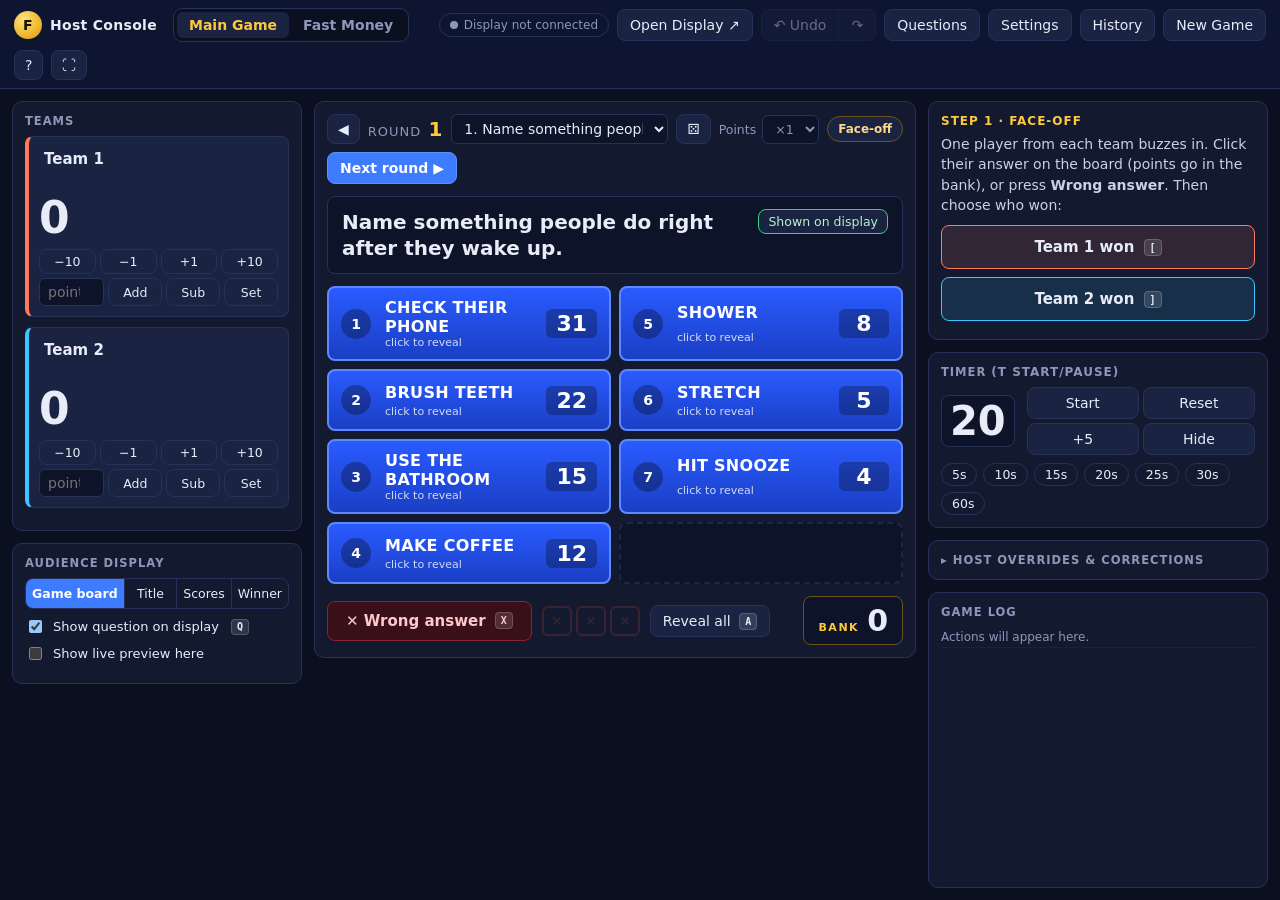
<file: index.html>
<!DOCTYPE html>
<html lang="en">
<head>
<meta charset="utf-8">
<meta name="viewport" content="width=device-width, initial-scale=1">
<title>Feud — Host Console</title>
<link rel="icon" href="data:image/svg+xml,%3Csvg xmlns=%22http://www.w3.org/2000/svg%22 viewBox=%220 0 100 100%22%3E%3Cellipse cx=%2250%22 cy=%2250%22 rx=%2248%22 ry=%2240%22 fill=%22%23f5c518%22/%3E%3Cellipse cx=%2250%22 cy=%2250%22 rx=%2240%22 ry=%2232%22 fill=%22%231f4fe0%22/%3E%3C/svg%3E">
<link rel="stylesheet" href="css/host.css">
</head>
<body>
<header class="topbar">
  <div class="brand"><span class="brand-mark">F</span><span>Host Console</span></div>
  <nav class="modes" id="modeTabs">
    <button data-act="setMode" data-v="main">Main Game</button>
    <button data-act="setMode" data-v="fastmoney">Fast Money</button>
  </nav>
  <div class="spacer"></div>
  <span id="displayStatus" class="status"></span>
  <button class="btn" data-act="openDisplay" title="Open the audience display window (D)">Open Display ↗</button>
  <div class="btn-group">
    <button class="btn" id="btnUndo" data-act="undo" title="Undo (Ctrl/Cmd+Z)">↶ Undo</button>
    <button class="btn" id="btnRedo" data-act="redo" title="Redo (Ctrl/Cmd+Shift+Z)">↷</button>
  </div>
  <button class="btn" data-act="modal" data-v="editor">Questions</button>
  <button class="btn" data-act="modal" data-v="settings">Settings</button>
  <button class="btn" data-act="modal" data-v="history">History</button>
  <button class="btn" data-act="modal" data-v="newgame">New Game</button>
  <button class="btn icon" data-act="modal" data-v="help" title="Help &amp; shortcuts (?)">?</button>
  <button class="btn icon" data-act="hostFullscreen" title="Fullscreen">⛶</button>
</header>

<div id="storageWarning" class="warn-bar" hidden>Progress could not be saved to browser storage (storage full or blocked). Export a backup from Settings.</div>

<main id="mainView" class="layout">
  <aside class="col col-left">
    <section class="panel" id="teamsPanel"></section>
    <section class="panel" id="scenePanel"><div id="sceneControls"></div><div id="previewHolder"></div></section>
  </aside>

  <section class="col col-center">
    <div class="panel round-panel">
      <div id="roundBar"></div>
      <div id="questionBox"></div>
      <div id="answersGrid"></div>
      <div id="boardActions"></div>
    </div>
  </section>

  <aside class="col col-right">
    <section class="panel flow" id="flowPanel"></section>
    <section class="panel" id="timerPanel">
      <div class="panel-title">Timer <span class="muted small">(T start/pause)</span></div>
      <div class="timer-row">
        <div class="timer-readout" id="timerReadout">0</div>
        <div class="timer-btns">
          <button class="btn" data-act="timerToggle" id="timerToggleBtn">Start</button>
          <button class="btn" data-act="timerReset">Reset</button>
          <button class="btn" data-act="timerAdd" data-v="5">+5</button>
          <button class="btn" data-act="timerHide">Hide</button>
        </div>
      </div>
      <div class="chip-row">
        <button class="chip" data-act="timerStart" data-v="5">5s</button>
        <button class="chip" data-act="timerStart" data-v="10">10s</button>
        <button class="chip" data-act="timerStart" data-v="15">15s</button>
        <button class="chip" data-act="timerStart" data-v="20">20s</button>
        <button class="chip" data-act="timerStart" data-v="25">25s</button>
        <button class="chip" data-act="timerStart" data-v="30">30s</button>
        <button class="chip" data-act="timerStart" data-v="60">60s</button>
      </div>
    </section>
    <details class="panel" id="overridesDetails">
      <summary class="panel-title">Host overrides &amp; corrections</summary>
      <div id="overridesPanel"></div>
    </details>
    <section class="panel log-panel">
      <div class="panel-title">Game log</div>
      <ol id="logList" class="log"></ol>
    </section>
  </aside>
</main>

<main id="fmView" class="fm-layout" hidden></main>

<div id="modalRoot"></div>
<div id="toasts" aria-live="polite"></div>
<input type="file" id="fileInput" accept=".json,application/json" hidden>

<script src="js/sync.js"></script>
<script src="js/engine.js"></script>
<script src="js/sound.js"></script>
<script src="js/default-pack.js"></script>
<script src="js/host.js"></script>
</body>
</html>
</file>
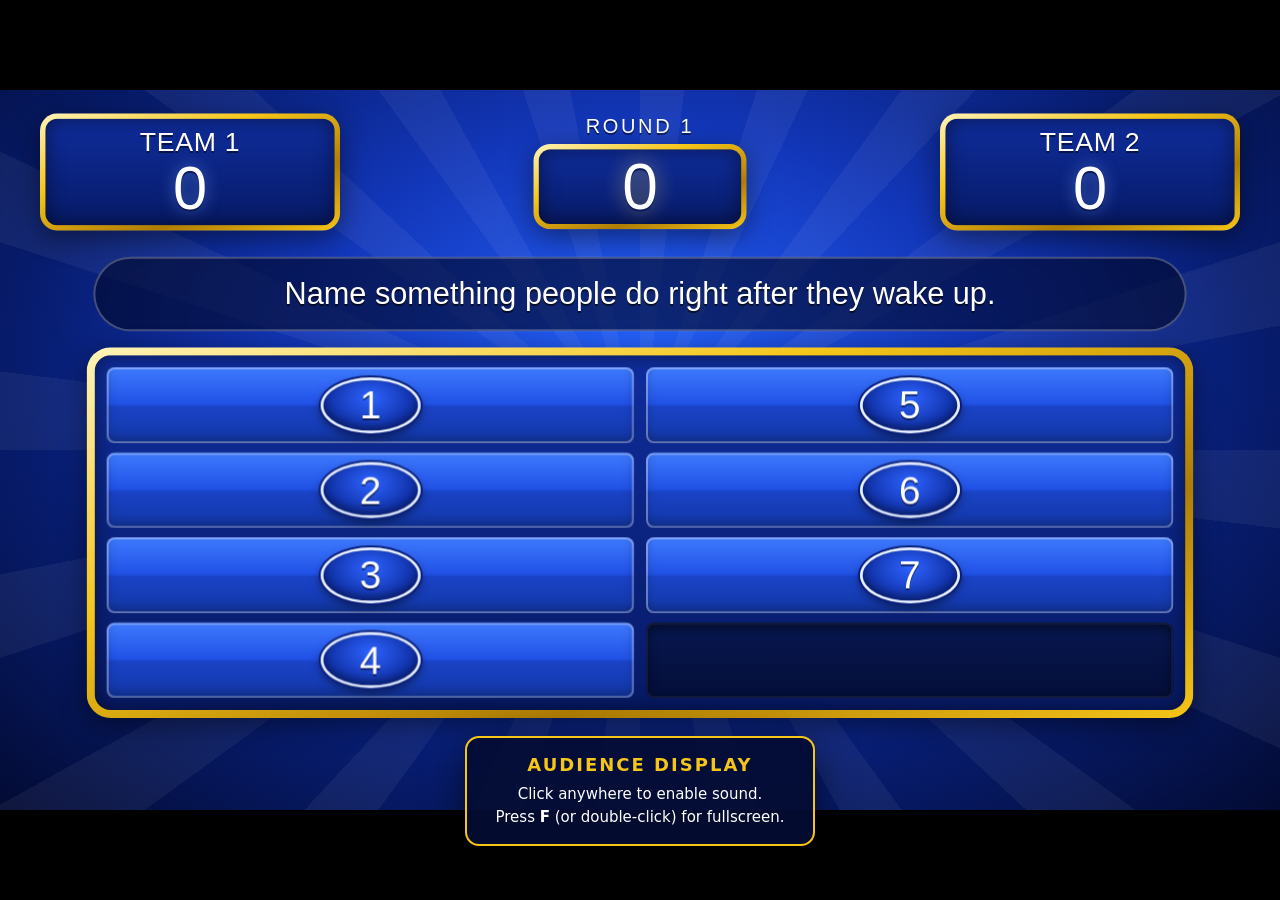
<file: display.html>
<!DOCTYPE html>
<html lang="en">
<head>
<meta charset="utf-8">
<meta name="viewport" content="width=device-width, initial-scale=1">
<title>Feud — Display</title>
<link rel="icon" href="data:image/svg+xml,%3Csvg xmlns=%22http://www.w3.org/2000/svg%22 viewBox=%220 0 100 100%22%3E%3Cellipse cx=%2250%22 cy=%2250%22 rx=%2248%22 ry=%2240%22 fill=%22%23f5c518%22/%3E%3Cellipse cx=%2250%22 cy=%2250%22 rx=%2240%22 ry=%2232%22 fill=%22%231f4fe0%22/%3E%3C/svg%3E">
<link rel="stylesheet" href="css/display.css">
</head>
<body>
<div id="stage">
  <div class="bg-rays"></div>

  <!-- Main game board -->
  <section class="scene" id="scene-game">
    <div class="top">
      <div class="team-box" id="team0"><div class="tname"></div><div class="tscore">0</div><div class="ttag"></div></div>
      <div class="center-top">
        <div class="round-label"><span id="roundLabel">ROUND 1</span><span class="mult" id="multLabel"></span></div>
        <div class="bank-box"><div class="bank-num" id="bankNum">0</div></div>
      </div>
      <div class="team-box" id="team1"><div class="tname"></div><div class="tscore">0</div><div class="ttag"></div></div>
    </div>
    <div class="question-bar" id="questionBar"><div class="qtext" id="qText"></div></div>
    <div class="board-frame"><div class="board" id="board"></div></div>
    <div class="bottom">
      <div class="strikes" id="strikes"></div>
    </div>
  </section>

  <!-- Fast Money -->
  <section class="scene" id="scene-fm">
    <div class="fm-title">FAST MONEY</div>
    <div class="fm-frame"><div class="fm-board" id="fmBoard"></div></div>
    <div class="fm-bottom">
      <div class="fm-goal">GOAL <b id="fmGoal">200</b></div>
      <div class="fm-total-box">TOTAL <b id="fmTotal">0</b></div>
    </div>
  </section>

  <!-- Title -->
  <section class="scene" id="scene-title">
    <div class="logo"><div class="logo-inner"><span id="titleText">FAMILY FEUD</span></div></div>
    <div class="versus" id="versus"></div>
  </section>

  <!-- Scores -->
  <section class="scene" id="scene-scores">
    <div class="scores-title">SCOREBOARD</div>
    <div class="scores-row">
      <div class="big-score" id="bs0"><div class="tname"></div><div class="tscore">0</div></div>
      <div class="big-score" id="bs1"><div class="tname"></div><div class="tscore">0</div></div>
    </div>
  </section>

  <!-- Winner -->
  <section class="scene" id="scene-winner">
    <div class="win-sub">AND THE WINNER IS</div>
    <div class="win-name" id="winName"></div>
    <div class="win-score" id="winScore"></div>
  </section>

  <div id="timer" class="timer"><svg viewBox="0 0 100 100"><circle cx="50" cy="50" r="45" class="track"/><circle cx="50" cy="50" r="45" class="ring" id="timerRing"/></svg><span id="timerNum">0</span></div>
  <div id="xOverlay"></div>
  <div id="banner"><div class="banner-inner" id="bannerInner"></div></div>
  <div id="confetti"></div>
</div>

<div id="startOverlay" hidden>
  <div class="start-card">
    <div class="start-title">Audience display</div>
    <p>Click anywhere to enable sound.<br>Press <b>F</b> (or double-click) for fullscreen.</p>
  </div>
</div>
<div id="waiting" hidden>Waiting for the host console… Open <b>index.html</b> and press <b>Open Display</b>.</div>

<script src="js/sync.js"></script>
<script src="js/engine.js"></script>
<script src="js/sound.js"></script>
<script src="js/display.js"></script>
</body>
</html>
</file>
<file: css/host.css>
:root {
  --bg: #0b1020;
  --panel: #131a30;
  --panel-2: #1a2342;
  --line: #27315a;
  --text: #e8ecf8;
  --muted: #8d97b8;
  --gold: #ffc93c;
  --blue: #3d7bff;
  --red: #ff4d4d;
  --green: #33d17a;
  --t0: #ff7a59;
  --t1: #3ec5ff;
  --radius: 10px;
  font-family: system-ui, -apple-system, "Segoe UI", Roboto, Arial, sans-serif;
  color-scheme: dark;
}
* { box-sizing: border-box; }
html, body { margin: 0; height: 100%; background: var(--bg); color: var(--text); }
body { display: flex; flex-direction: column; font-size: 14px; }
button, input, select, textarea { font: inherit; color: inherit; }
kbd { font: 600 10px/1 ui-monospace, Menlo, Consolas, monospace; padding: 2px 5px; border-radius: 4px; background: rgba(255,255,255,.12); border: 1px solid rgba(255,255,255,.18); margin-left: 4px; vertical-align: middle; }
[hidden] { display: none !important; }
.muted { color: var(--muted); }
.small { font-size: 12px; }
.spacer { flex: 1; }

/* ---------- buttons */
.btn { background: var(--panel-2); border: 1px solid var(--line); border-radius: 8px; padding: 7px 12px; cursor: pointer; white-space: nowrap; transition: background .12s, border-color .12s, transform .05s; }
.btn:hover { background: #222d55; border-color: #3a4780; }
.btn:active { transform: translateY(1px); }
.btn:disabled { opacity: .4; cursor: default; }
.btn.sm { padding: 4px 9px; font-size: 12.5px; }
.btn.icon { padding: 6px 10px; }
.btn.sm.icon { padding: 3px 7px; }
.btn.primary { background: var(--blue); border-color: #5b90ff; color: #fff; font-weight: 600; }
.btn.primary:hover { background: #5089ff; }
.btn.danger { border-color: #7a2f3d; color: #ff9aa5; }
.btn.danger:hover { background: #3b1520; }
.btn.on { border-color: var(--green); color: #b6f3cf; }
.btn.strike { background: #3a1018; border-color: #8a2333; color: #ffc6cc; font-weight: 700; }
.btn.strike:hover { background: #561723; }
.btn.big { padding: 12px 16px; font-size: 15px; font-weight: 600; flex: 1; }
.btn.big.t0 { border-color: var(--t0); background: rgba(255,122,89,.12); }
.btn.big.t1 { border-color: var(--t1); background: rgba(62,197,255,.12); }
.btn.link { background: none; border: none; color: var(--muted); padding: 4px 0; text-decoration: underline; }
.btn-group { display: flex; }
.btn-group .btn:first-child { border-radius: 8px 0 0 8px; }
.btn-group .btn:last-child { border-radius: 0 8px 8px 0; border-left: none; }
.chip { background: transparent; border: 1px solid var(--line); border-radius: 999px; padding: 3px 10px; cursor: pointer; font-size: 12.5px; }
.chip:hover { border-color: var(--gold); color: var(--gold); }
.chip-row { display: flex; flex-wrap: wrap; gap: 6px; margin-top: 8px; }
.seg { display: flex; border: 1px solid var(--line); border-radius: 8px; overflow: hidden; }
.seg button { flex: 1; background: transparent; border: none; border-right: 1px solid var(--line); padding: 7px 6px; cursor: pointer; font-size: 12.5px; white-space: nowrap; }
.seg button:last-child { border-right: none; }
.seg button.active { background: var(--blue); color: #fff; font-weight: 600; }
.seg.sm button { padding: 4px 8px; }
.num-in { width: 76px; background: #0d1328; border: 1px solid var(--line); border-radius: 6px; padding: 4px 6px; }
input:not([type=checkbox]):not([type=range]), select, textarea { background: #0d1328; border: 1px solid var(--line); border-radius: 6px; padding: 5px 8px; }
input:focus, select:focus, textarea:focus { outline: 2px solid var(--blue); outline-offset: 0; }
.check { display: flex; align-items: center; gap: 8px; margin: 8px 0; cursor: pointer; font-size: 13px; }
.inline { display: flex; align-items: center; gap: 6px; }
.wrap { flex-wrap: wrap; }

/* ---------- top bar */
.topbar { display: flex; align-items: center; gap: 8px; padding: 8px 14px; background: #0e1530; border-bottom: 1px solid var(--line); flex-wrap: wrap; }
.brand { display: flex; align-items: center; gap: 8px; font-weight: 700; letter-spacing: .3px; margin-right: 8px; }
.brand-mark { display: grid; place-items: center; width: 28px; height: 28px; border-radius: 50%; background: radial-gradient(circle at 35% 30%, #ffe27a, #e09a00); color: #1a1200; font-weight: 900; }
.modes { display: flex; gap: 2px; background: #0b1020; border: 1px solid var(--line); border-radius: 9px; padding: 3px; }
.modes button { background: none; border: none; border-radius: 6px; padding: 5px 12px; cursor: pointer; color: var(--muted); font-weight: 600; }
.modes button.active { background: var(--panel-2); color: var(--gold); }
.status { font-size: 12px; padding: 4px 10px; border-radius: 999px; border: 1px solid var(--line); }
.status::before { content: ''; display: inline-block; width: 8px; height: 8px; border-radius: 50%; margin-right: 6px; background: var(--muted); }
.status.on { color: #b6f3cf; border-color: #1e6b45; }
.status.on::before { background: var(--green); box-shadow: 0 0 8px var(--green); }
.status.off { color: var(--muted); }
.warn-bar { background: #5a3a00; color: #ffe2a6; padding: 6px 14px; font-size: 13px; }

/* ---------- layout */
.layout { flex: 1; min-height: 0; display: grid; grid-template-columns: 290px minmax(0, 1fr) 340px; gap: 12px; padding: 12px; }
.col { min-height: 0; overflow-y: auto; display: flex; flex-direction: column; gap: 12px; }
.panel { background: var(--panel); border: 1px solid var(--line); border-radius: var(--radius); padding: 12px; }
.panel-title { font-size: 11.5px; font-weight: 700; text-transform: uppercase; letter-spacing: 1px; color: var(--muted); margin-bottom: 8px; }
details.panel > summary { cursor: pointer; list-style: none; margin: 0; }
details.panel > summary::before { content: '▸ '; }
details.panel[open] > summary::before { content: '▾ '; }
details.panel[open] > summary { margin-bottom: 10px; }

/* ---------- teams */
.team-card { border: 1px solid var(--line); border-left: 4px solid var(--t0); border-radius: 8px; padding: 10px; margin-bottom: 10px; background: var(--panel-2); transition: box-shadow .2s; }
.team-card.t1 { border-left-color: var(--t1); }
.team-card.active { box-shadow: 0 0 0 2px var(--gold), 0 0 18px rgba(255,201,60,.25); }
.team-name { width: 100%; font-weight: 700; font-size: 15px; background: transparent !important; border-color: transparent !important; padding: 2px 4px !important; }
.team-name:hover { border-color: var(--line) !important; }
.team-badges { min-height: 20px; display: flex; gap: 4px; flex-wrap: wrap; margin: 2px 0; }
.badge { font-size: 10.5px; font-weight: 700; text-transform: uppercase; letter-spacing: .5px; padding: 2px 7px; border-radius: 999px; }
.badge.gold { background: rgba(255,201,60,.18); color: var(--gold); }
.badge.blue { background: rgba(61,123,255,.2); color: #9fbcff; }
.badge.red { background: rgba(255,77,77,.2); color: #ff9c9c; }
.team-score { font-size: 44px; font-weight: 800; line-height: 1.05; font-variant-numeric: tabular-nums; margin: 2px 0 8px; }
.team-adjust { display: flex; gap: 4px; margin-top: 4px; }
.team-adjust .btn { flex: 1; }
.team-adjust .num-in { flex: 1.4; width: auto; min-width: 0; }

#previewHolder iframe { width: 100%; aspect-ratio: 16/9; border: 1px solid var(--line); border-radius: 6px; background: #000; margin-top: 4px; display: block; }

/* ---------- round panel */
.round-panel { display: flex; flex-direction: column; gap: 12px; }
.round-bar { display: flex; align-items: center; gap: 8px; flex-wrap: wrap; }
.round-label { font-size: 13px; letter-spacing: 1px; color: var(--muted); }
.round-label b { color: var(--gold); font-size: 20px; margin-left: 2px; }
.q-select { flex: 1; min-width: 160px; max-width: 100%; }
.mult { display: flex; align-items: center; gap: 6px; font-size: 12.5px; color: var(--muted); }
.phase-pill { font-size: 12px; font-weight: 700; padding: 5px 10px; border-radius: 999px; background: var(--panel-2); border: 1px solid var(--line); }
.p-faceoff { color: #ffd88a; border-color: #6b5419; }
.p-decide { color: #ffd88a; border-color: #6b5419; }
.p-play { color: #9fbcff; border-color: #2e4b99; }
.p-steal { color: #ff9c9c; border-color: #8a2333; animation: pulse 1.2s infinite; }
.p-ended { color: #b6f3cf; border-color: #1e6b45; }
@keyframes pulse { 50% { box-shadow: 0 0 12px rgba(255,77,77,.5); } }

.question-box { display: flex; gap: 12px; align-items: flex-start; background: #0d1328; border: 1px solid var(--line); border-radius: 8px; padding: 12px 14px; }
.q-text { flex: 1; font-size: 20px; font-weight: 700; line-height: 1.3; }

.answers { display: grid; grid-auto-flow: column; grid-template-rows: repeat(var(--rows), auto); grid-template-columns: 1fr 1fr; gap: 8px; }
.ans { position: relative; display: grid; grid-template-columns: 34px 1fr auto; grid-template-rows: auto auto; align-items: center; column-gap: 10px; text-align: left; padding: 10px 12px; min-height: 62px; border-radius: 8px; cursor: pointer;
  background: linear-gradient(180deg, #2a5bff, #1a3fc4); border: 2px solid #5f88ff; color: #fff; transition: transform .06s, filter .12s; }
.ans:hover { filter: brightness(1.12); }
.ans:active { transform: scale(.99); }
.ans .num { grid-row: span 2; display: grid; place-items: center; width: 30px; height: 30px; border-radius: 50%; background: rgba(0,0,0,.3); font-weight: 800; }
.ans .txt { font-weight: 700; font-size: 16px; text-transform: uppercase; letter-spacing: .3px; }
.ans .pts { grid-row: span 2; font-size: 22px; font-weight: 800; background: rgba(0,0,0,.28); border-radius: 6px; padding: 2px 10px; min-width: 50px; text-align: center; }
.ans .state { font-size: 11px; opacity: .8; }
.ans.revealed { background: #18213f; border-color: #2c3a6a; color: #8d97b8; cursor: default; }
.ans.revealed:hover { filter: none; }
.ans.revealed .txt { text-decoration: line-through; text-decoration-color: rgba(255,255,255,.25); }
.ans.revealed .state { color: #b6f3cf; opacity: 1; }
.ans .hide-btn { position: absolute; bottom: 5px; right: 74px; font-size: 11px; color: var(--muted); text-decoration: underline; cursor: pointer; padding: 2px 4px; }
.ans .hide-btn:hover { color: var(--text); }
.ans.empty { background: #0d1328; border: 2px dashed #1d2647; cursor: default; min-height: 62px; border-radius: 8px; }

.board-actions { display: flex; align-items: center; gap: 10px; flex-wrap: wrap; }
.board-actions .btn.strike { padding: 10px 18px; font-size: 15px; }
.strike-dots { display: flex; gap: 4px; }
.strike-dots .x { display: grid; place-items: center; width: 30px; height: 30px; border-radius: 6px; border: 2px solid #3a2330; color: #3a2330; font-weight: 900; }
.strike-dots .x.on { border-color: var(--red); color: #fff; background: var(--red); box-shadow: 0 0 10px rgba(255,77,77,.5); }
.bank { margin-left: auto; display: flex; align-items: baseline; gap: 8px; background: #0d1328; border: 1px solid #6b5419; border-radius: 8px; padding: 6px 14px; }
.bank span { font-size: 11px; letter-spacing: 1.5px; color: var(--gold); font-weight: 700; }
.bank b { font-size: 30px; font-variant-numeric: tabular-nums; }
.bank small { color: var(--muted); font-size: 11px; }

/* ---------- flow */
.flow .step { font-size: 12px; font-weight: 800; text-transform: uppercase; letter-spacing: 1px; color: var(--gold); margin-bottom: 6px; }
.flow .step.steal { color: #ff9c9c; }
.flow .step.done { color: #b6f3cf; }
.flow p { margin: 6px 0 10px; line-height: 1.45; color: #c9d0ea; }
.flow .note { color: #ffd88a; }
.big-btns { display: flex; gap: 8px; flex-wrap: wrap; margin-bottom: 6px; }
.winner-note { margin-top: 12px; padding: 10px; border-radius: 8px; background: rgba(255,201,60,.08); border: 1px solid #6b5419; }
.winner-note .big-btns { margin-top: 8px; }

/* ---------- timer */
.timer-row { display: flex; align-items: center; gap: 12px; }
.timer-readout { font-size: 40px; font-weight: 800; font-variant-numeric: tabular-nums; min-width: 70px; text-align: center; background: #0d1328; border-radius: 8px; padding: 2px 8px; border: 1px solid var(--line); }
.timer-readout.running { color: var(--gold); border-color: #6b5419; }
.timer-readout.low { color: var(--red); border-color: #8a2333; }
.timer-readout.sm { font-size: 26px; min-width: 56px; }
.timer-btns { display: grid; grid-template-columns: 1fr 1fr; gap: 4px; flex: 1; }

/* ---------- overrides */
.ov-row { display: flex; align-items: center; justify-content: space-between; gap: 8px; margin-bottom: 8px; }
.ov-row > span { font-size: 12.5px; color: var(--muted); }
.ov-row.wrap { flex-wrap: wrap; justify-content: flex-start; }
.stepper { display: flex; align-items: center; gap: 10px; }

/* ---------- log */
.log-panel { flex: 1; min-height: 140px; display: flex; flex-direction: column; }
.log { list-style: none; margin: 0; padding: 0; overflow-y: auto; font-size: 12px; color: #b9c1dc; flex: 1; max-height: 260px; }
.log.tall { max-height: 40vh; }
.log li { padding: 3px 0; border-bottom: 1px solid #1a2140; }
.log time { color: var(--muted); font-variant-numeric: tabular-nums; margin-right: 4px; }

/* ---------- fast money */
.fm-layout { flex: 1; min-height: 0; overflow: auto; padding: 12px; }
.fm-panel { display: flex; flex-direction: column; gap: 12px; }
.fm-bar { display: flex; align-items: center; gap: 10px; flex-wrap: wrap; }
.fm-total { font-size: 15px; }
.fm-total b { font-size: 26px; color: var(--gold); margin-left: 6px; }
.fm-table { width: 100%; border-collapse: separate; border-spacing: 0 6px; }
.fm-table th { text-align: left; font-size: 11.5px; text-transform: uppercase; letter-spacing: 1px; color: var(--muted); padding: 0 8px; }
.fm-table td { background: var(--panel-2); padding: 8px; vertical-align: top; }
.fm-table td:first-child { border-radius: 8px 0 0 8px; }
.fm-table td:last-child { border-radius: 0 8px 8px 0; }
.fm-table td.cur { background: #1f2c5a; box-shadow: inset 0 0 0 1px #3a54a8; }
.fm-n { font-weight: 800; color: var(--gold); width: 26px; text-align: center; }
.fm-qcell { width: 32%; }
.fm-q { font-weight: 700; margin-bottom: 6px; }
.fm-survey { display: flex; flex-wrap: wrap; gap: 4px; }
.fm-survey span { font-size: 11.5px; background: #0d1328; border-radius: 4px; padding: 2px 6px; color: #b9c1dc; }
.fm-survey b { color: var(--gold); }
.fm-entry { display: flex; gap: 6px; align-items: center; flex-wrap: wrap; }
.fm-entry .fm-text { flex: 1; min-width: 120px; }
.fm-entry select { max-width: 150px; }
.fm-entry .fm-pts { width: 62px; }
.fm-entry.shown .fm-text { border-color: var(--green); }
.fm-entry.p1hidden { opacity: .75; }

/* ---------- modal */
.modal-backdrop { position: fixed; inset: 0; background: rgba(3,6,18,.7); display: grid; place-items: center; z-index: 50; padding: 20px; }
.modal { background: var(--panel); border: 1px solid var(--line); border-radius: 12px; width: min(760px, 100%); max-height: 92vh; display: flex; flex-direction: column; box-shadow: 0 20px 60px rgba(0,0,0,.5); }
.modal.wide { width: min(1200px, 100%); height: 88vh; }
.modal-head { display: flex; align-items: center; justify-content: space-between; padding: 12px 16px; border-bottom: 1px solid var(--line); }
.modal-head h2 { margin: 0; font-size: 18px; }
.modal-body { padding: 16px; overflow: auto; flex: 1; min-height: 0; }
.modal-body h3 { font-size: 14px; margin: 14px 0 8px; color: var(--gold); }
.field { display: flex; flex-direction: column; gap: 4px; margin-bottom: 10px; font-size: 13px; }
.field > span { color: var(--muted); font-size: 12.5px; }
.inline-field { flex-direction: row; align-items: center; gap: 8px; margin: 0; }
.form-col { display: flex; flex-direction: column; gap: 6px; max-width: 460px; }
.settings-grid { display: grid; grid-template-columns: 1fr 1fr; gap: 14px; }
.settings-grid fieldset { border: 1px solid var(--line); border-radius: 8px; padding: 10px 14px; margin: 0; }
.settings-grid legend { color: var(--gold); font-weight: 700; padding: 0 6px; font-size: 13px; }
.settings-grid .span2 { grid-column: span 2; }
.table { width: 100%; border-collapse: collapse; font-size: 13px; }
.table th, .table td { text-align: left; padding: 6px 8px; border-bottom: 1px solid var(--line); }
.table th { color: var(--muted); font-size: 12px; }
.help .steps { padding-left: 20px; line-height: 1.6; }
.help .keys td:first-child { width: 220px; }

/* ---------- editor */
.editor { display: grid; grid-template-columns: 320px 1fr; grid-template-rows: 1fr auto; gap: 14px; height: 100%; min-height: 0; }
.ed-side { display: flex; flex-direction: column; gap: 8px; min-height: 0; }
.ed-side .search { width: 100%; }
.ed-list { list-style: none; margin: 0; padding: 0; overflow-y: auto; flex: 1; border: 1px solid var(--line); border-radius: 8px; }
.ed-list li { display: flex; gap: 8px; align-items: center; padding: 8px 10px; border-bottom: 1px solid #1a2140; cursor: pointer; font-size: 13px; }
.ed-list li:hover { background: #18213f; }
.ed-list li.sel { background: #1f2c5a; }
.ed-list .n { color: var(--muted); width: 22px; flex: none; }
.ed-list .t { flex: 1; overflow: hidden; text-overflow: ellipsis; white-space: nowrap; }
.tag { font-size: 10px; padding: 1px 6px; border-radius: 999px; background: #22305e; color: #9fbcff; flex: none; }
.tag.live { background: rgba(255,201,60,.18); color: var(--gold); }
.ed-main { overflow-y: auto; min-height: 0; }
.ed-form textarea { width: 100%; resize: vertical; font-size: 16px; font-weight: 600; }
.ed-answers { display: flex; flex-direction: column; gap: 6px; margin: 8px 0 10px; }
.ed-ans-head, .ed-ans { display: grid; grid-template-columns: 26px 1fr 80px 100px; gap: 6px; align-items: center; }
.ed-ans-head { font-size: 11.5px; color: var(--muted); text-transform: uppercase; letter-spacing: .8px; }
.ed-ans .n { color: var(--gold); font-weight: 700; text-align: center; }
.ed-ans .num-in { width: 100%; }
.ed-tools { display: flex; gap: 3px; }
.ed-actions { margin-top: 14px; padding-top: 12px; border-top: 1px solid var(--line); }
.ed-foot { grid-column: span 2; display: flex; align-items: center; gap: 8px; flex-wrap: wrap; padding-top: 10px; border-top: 1px solid var(--line); }

/* ---------- toasts */
#toasts { position: fixed; right: 16px; bottom: 16px; display: flex; flex-direction: column; gap: 8px; z-index: 100; max-width: 380px; }
.toast { background: #1f2c5a; border: 1px solid #3a54a8; padding: 10px 14px; border-radius: 8px; box-shadow: 0 8px 24px rgba(0,0,0,.4); font-size: 13.5px; animation: toastIn .2s ease-out; transition: opacity .4s, transform .4s; }
.toast.warn { background: #4a3500; border-color: #8a6a10; }
.toast.error { background: #4a1520; border-color: #8a2333; }
.toast.out { opacity: 0; transform: translateY(8px); }
@keyframes toastIn { from { opacity: 0; transform: translateY(8px); } }

@media (max-width: 1180px) {
  .layout { grid-template-columns: 250px minmax(0, 1fr) 290px; gap: 8px; padding: 8px; }
  .team-score { font-size: 34px; }
  .ans .txt { font-size: 14px; }
}
@media (max-width: 960px) {
  .layout { grid-template-columns: 1fr; overflow-y: auto; }
  .col { overflow: visible; }
  .settings-grid { grid-template-columns: 1fr; }
  .settings-grid .span2 { grid-column: auto; }
  .editor { grid-template-columns: 1fr; }
  .ed-foot { grid-column: auto; }
}
</file>
<file: css/display.css>
:root {
  --gold-1: #fff4b8;
  --gold-2: #f5c518;
  --gold-3: #b07d05;
  --blue-1: #4f8bff;
  --blue-2: #1f4fe0;
  --blue-3: #0c2a99;
  --navy: #04103f;
  --red: #e3141b;
  --font: "Arial Black", "Arial Bold", "Helvetica Neue", Helvetica, Arial, sans-serif;
}
* { box-sizing: border-box; }
html, body { margin: 0; height: 100%; overflow: hidden; background: #000; }
body { font-family: var(--font); color: #fff; user-select: none; cursor: default; }
[hidden] { display: none !important; }

#stage {
  position: absolute; left: 50%; top: 50%; width: 1920px; height: 1080px; transform-origin: center center; overflow: hidden;
  background: radial-gradient(ellipse at 50% 38%, #2563ff 0%, #1236b8 38%, #071c6e 68%, #030b33 100%);
}
.bg-rays { position: absolute; inset: -40%; background: repeating-conic-gradient(from 0deg at 50% 50%, rgba(255,255,255,.05) 0deg 7deg, transparent 7deg 18deg); animation: spin 120s linear infinite; pointer-events: none; }
@keyframes spin { to { transform: rotate(360deg); } }

.scene { position: absolute; inset: 0; opacity: 0; visibility: hidden; transition: opacity .5s ease, visibility 0s linear .5s; }
.scene.active { opacity: 1; visibility: visible; transition: opacity .5s ease; }

/* gold bezel used by many boxes */
.bezel, .team-box, .bank-box, .board-frame, .fm-frame, .big-score, .fm-total-box {
  border: 8px solid transparent; border-radius: 26px;
  background: linear-gradient(180deg, #0f2d9c, #071a66) padding-box, linear-gradient(160deg, var(--gold-1), var(--gold-2) 35%, var(--gold-3) 70%, var(--gold-2)) border-box;
  box-shadow: 0 10px 40px rgba(0,0,0,.45), inset 0 0 30px rgba(0,0,0,.5);
}

/* ---------------------------------------------------------- game scene */
.top { position: absolute; top: 28px; left: 60px; right: 60px; height: 190px; display: flex; justify-content: space-between; align-items: center; }
.team-box { width: 450px; height: 176px; display: flex; flex-direction: column; align-items: center; justify-content: center; position: relative; transition: box-shadow .3s, transform .3s; }
.team-box .tname { font-size: 36px; letter-spacing: 1px; text-transform: uppercase; max-width: 410px; white-space: nowrap; overflow: hidden; text-overflow: ellipsis; text-shadow: 0 3px 0 rgba(0,0,0,.5); }
.team-box .tscore { font-size: 92px; line-height: 1; color: #fff; text-shadow: 0 4px 0 #0a1b5c, 0 0 24px rgba(120,170,255,.6); font-variant-numeric: tabular-nums; }
.team-box .ttag { position: absolute; bottom: -26px; font-size: 26px; letter-spacing: 3px; padding: 4px 18px; border-radius: 999px; background: var(--gold-2); color: #1a1200; opacity: 0; transform: translateY(-6px); transition: all .3s; }
.team-box.playing { box-shadow: 0 0 0 4px #fff7c2, 0 0 60px rgba(255,214,77,.85); transform: scale(1.03); }
.team-box.playing .ttag { opacity: 1; transform: none; }
.team-box.stealing { animation: stealGlow 1s ease-in-out infinite; }
.team-box.stealing .ttag { opacity: 1; transform: none; background: var(--red); color: #fff; }
@keyframes stealGlow { 0%, 100% { box-shadow: 0 0 0 4px #ffb3b3, 0 0 40px rgba(255,40,40,.6); } 50% { box-shadow: 0 0 0 4px #fff, 0 0 90px rgba(255,40,40,1); } }

.center-top { width: 560px; display: flex; flex-direction: column; align-items: center; gap: 10px; }
.round-label { display: flex; gap: 14px; align-items: center; font-size: 30px; letter-spacing: 4px; text-shadow: 0 3px 0 rgba(0,0,0,.5); }
.round-label .mult { font-size: 24px; letter-spacing: 2px; background: linear-gradient(180deg, #ffe680, #f5a700); color: #3a1d00; padding: 4px 14px; border-radius: 10px; text-shadow: none; animation: multPulse 1.6s ease-in-out infinite; }
@keyframes multPulse { 50% { transform: scale(1.07); } }
.bank-box { width: 320px; height: 128px; display: grid; place-items: center; }
.bank-num { font-size: 96px; line-height: 1; font-variant-numeric: tabular-nums; text-shadow: 0 4px 0 #0a1b5c, 0 0 30px rgba(255,220,100,.6); }

.bump { animation: bump .5s ease-out; }
@keyframes bump { 30% { transform: scale(1.18); color: #fff3a6; } }

.question-bar { position: absolute; top: 250px; left: 140px; right: 140px; height: 112px; display: flex; align-items: center; justify-content: center; text-align: center;
  background: rgba(2,10,48,.65); border: 3px solid rgba(255,255,255,.25); border-radius: 60px; padding: 0 50px; transition: opacity .4s, transform .4s; }
.question-bar.hidden { opacity: 0; transform: translateY(-14px); }
.qtext { font-size: 50px; line-height: 1.12; text-shadow: 0 3px 0 rgba(0,0,0,.6); }

.board-frame { position: absolute; top: 386px; left: 130px; right: 130px; height: 556px; padding: 18px; border-radius: 36px; border-width: 12px; }
.board { height: 100%; display: grid; grid-auto-flow: column; grid-template-columns: 1fr 1fr; grid-template-rows: repeat(var(--rows, 4), 1fr); gap: 14px 18px; }
.slot { perspective: 1400px; }
.slot.empty { border-radius: 12px; background: linear-gradient(180deg, #071750, #040e38); box-shadow: inset 0 0 0 3px rgba(255,255,255,.06), inset 0 6px 18px rgba(0,0,0,.6); }
.panel { position: relative; width: 100%; height: 100%; transform-style: preserve-3d; transition: transform .75s cubic-bezier(.3, 1.4, .5, 1); }
.slot.revealed .panel { transform: rotateX(-180deg); }
.board.no-anim .panel, .board.no-anim .face { transition: none !important; }
.face { position: absolute; inset: 0; border-radius: 12px; backface-visibility: hidden; -webkit-backface-visibility: hidden; display: flex; align-items: center; overflow: hidden; }
.face.front { justify-content: center; background: linear-gradient(180deg, #3f7bff 0%, #2152e6 48%, #1a43c6 52%, #1338a8 100%); box-shadow: inset 0 0 0 3px rgba(255,255,255,.35), inset 0 -8px 16px rgba(0,0,0,.25); }
.oval { display: grid; place-items: center; width: 150px; height: 74%; border-radius: 50%; font-size: 58px; background: radial-gradient(ellipse at 50% 35%, #2d63ff, #0d2b9c 75%); border: 4px solid #e9f0ff; box-shadow: 0 0 0 3px #0a1f7a, 0 6px 14px rgba(0,0,0,.5), inset 0 -6px 12px rgba(0,0,0,.35); text-shadow: 0 3px 0 rgba(0,0,0,.5); }
.face.back { transform: rotateX(180deg); justify-content: space-between; padding-left: 30px;
  background: linear-gradient(180deg, #5b97ff 0%, #2f66f5 48%, #2558e8 52%, #1d47c9 100%); box-shadow: inset 0 0 0 3px rgba(255,255,255,.55), 0 0 26px rgba(120,170,255,.5); }
.atext { flex: 1; font-size: 46px; line-height: 1.02; text-transform: uppercase; text-shadow: 0 3px 0 rgba(0,0,0,.45); padding-right: 14px; }
.apts { flex: none; align-self: stretch; width: 136px; display: grid; place-items: center; font-size: 60px; background: linear-gradient(180deg, #123aa8, #0a2475); border-left: 3px solid rgba(255,255,255,.4); text-shadow: 0 3px 0 rgba(0,0,0,.5); }
.slot.revealed .face.back { animation: flash .9s ease-out .35s; }
.board.no-anim .slot.revealed .face.back { animation: none; }
@keyframes flash { 0% { filter: brightness(1.9); } 100% { filter: brightness(1); } }

.bottom { position: absolute; top: 956px; left: 0; right: 0; height: 110px; display: flex; justify-content: center; align-items: center; }
.strikes { display: flex; gap: 22px; }
.sx { width: 100px; height: 100px; border-radius: 16px; border: 5px solid rgba(255,255,255,.25); background: rgba(0,0,0,.35); display: grid; place-items: center; }
.sx svg { width: 80%; height: 80%; opacity: .12; filter: grayscale(1); transition: opacity .3s; }
.sx.on { border-color: #fff; background: rgba(120,0,0,.4); box-shadow: 0 0 24px rgba(255,30,30,.6); }
.sx.on svg { opacity: 1; filter: none; }

/* ---------------------------------------------------------- fast money */
.fm-title { position: absolute; top: 36px; left: 0; right: 0; text-align: center; font-size: 96px; letter-spacing: 8px;
  background: linear-gradient(180deg, var(--gold-1), var(--gold-2) 55%, var(--gold-3)); -webkit-background-clip: text; background-clip: text; color: transparent; filter: drop-shadow(0 5px 0 rgba(0,0,0,.5)); }
.fm-frame { position: absolute; top: 180px; left: 150px; right: 150px; height: 640px; padding: 24px; border-radius: 34px; border-width: 12px; }
.fm-board { height: 100%; display: grid; grid-template-rows: repeat(5, 1fr); gap: 16px; }
.fm-row { display: grid; grid-template-columns: 1fr 150px 36px 1fr 150px; gap: 10px; }
.fm-gap { background: linear-gradient(180deg, var(--gold-2), var(--gold-3)); border-radius: 6px; width: 10px; justify-self: center; }
.fm-cell { border-radius: 10px; background: linear-gradient(180deg, #0a2275, #061653); box-shadow: inset 0 0 0 3px rgba(255,255,255,.12); display: flex; align-items: center; overflow: hidden; }
.fm-cell.txt { padding: 0 24px; text-transform: uppercase; }
.fm-cell.txt span { font-size: 42px; white-space: nowrap; overflow: hidden; text-overflow: ellipsis; text-shadow: 0 3px 0 rgba(0,0,0,.5); }
.fm-cell.pts { justify-content: center; font-size: 56px; }
.fm-cell.show { background: linear-gradient(180deg, #4f8bff, #1f4fe0); box-shadow: inset 0 0 0 3px rgba(255,255,255,.5); animation: cellIn .45s ease-out; }
.fm-cell.pts.zero { background: linear-gradient(180deg, #5b6378, #353b4d); }
@keyframes cellIn { from { transform: scaleY(.1); filter: brightness(2); } }
.fm-bottom { position: absolute; top: 860px; left: 150px; right: 150px; display: flex; justify-content: space-between; align-items: center; }
.fm-goal { font-size: 44px; letter-spacing: 3px; opacity: .9; }
.fm-goal b { color: var(--gold-2); margin-left: 10px; }
.fm-total-box { padding: 14px 44px; font-size: 48px; letter-spacing: 3px; display: flex; gap: 26px; align-items: center; }
.fm-total-box b { font-size: 108px; line-height: 1; font-variant-numeric: tabular-nums; text-shadow: 0 0 30px rgba(255,220,100,.6); }
#scene-fm.won .fm-total-box { animation: wonGlow 1s ease-in-out infinite; }
@keyframes wonGlow { 50% { box-shadow: 0 0 80px rgba(255,214,77,1); } }

/* ---------------------------------------------------------- title */
#scene-title { display: flex; flex-direction: column; align-items: center; justify-content: center; gap: 70px; }
.logo { width: 1340px; height: 580px; border-radius: 50%; padding: 22px; background: linear-gradient(160deg, var(--gold-1), var(--gold-2) 35%, var(--gold-3) 70%, var(--gold-2)); box-shadow: 0 30px 80px rgba(0,0,0,.6), 0 0 120px rgba(255,200,60,.35); animation: float 6s ease-in-out infinite; }
.logo-inner { width: 100%; height: 100%; border-radius: 50%; display: grid; place-items: center; text-align: center; padding: 0 120px;
  background: repeating-conic-gradient(from 0deg, rgba(255,255,255,.07) 0 6deg, transparent 6deg 15deg), radial-gradient(ellipse, #3a74ff, #0b2a99 70%); box-shadow: inset 0 0 60px rgba(0,0,0,.6); }
#titleText { font-size: 150px; line-height: 1; text-transform: uppercase; letter-spacing: 4px; color: #fff; text-shadow: 0 6px 0 #a06d00, 0 10px 0 rgba(0,0,0,.4), 0 0 40px rgba(255,220,100,.6); -webkit-text-stroke: 3px #b07d05; }
@keyframes float { 50% { transform: translateY(-14px); } }
.versus { display: flex; gap: 40px; align-items: center; font-size: 60px; text-transform: uppercase; text-shadow: 0 4px 0 rgba(0,0,0,.5); }
.versus i { font-style: normal; color: var(--gold-2); font-size: 44px; }

/* ---------------------------------------------------------- scores */
#scene-scores { display: flex; flex-direction: column; align-items: center; justify-content: center; gap: 70px; }
.scores-title { font-size: 90px; letter-spacing: 10px; text-shadow: 0 6px 0 rgba(0,0,0,.5); }
.scores-row { display: flex; gap: 100px; }
.big-score { width: 700px; height: 460px; display: flex; flex-direction: column; align-items: center; justify-content: center; gap: 10px; transition: transform .4s, box-shadow .4s; }
.big-score.leader { transform: scale(1.04); box-shadow: 0 0 90px rgba(255,214,77,.7); }
.big-score .tname { font-size: 60px; text-transform: uppercase; max-width: 620px; text-align: center; line-height: 1.05; }
.big-score .tscore { font-size: 220px; line-height: 1; font-variant-numeric: tabular-nums; text-shadow: 0 8px 0 #0a1b5c, 0 0 40px rgba(120,170,255,.7); }

/* ---------------------------------------------------------- winner */
#scene-winner { display: flex; flex-direction: column; align-items: center; justify-content: center; gap: 40px; text-align: center; }
.win-sub { font-size: 54px; letter-spacing: 8px; opacity: .9; }
.win-name { font-size: 170px; line-height: 1; text-transform: uppercase; padding: 0 80px; background: linear-gradient(180deg, var(--gold-1), var(--gold-2) 55%, var(--gold-3)); -webkit-background-clip: text; background-clip: text; color: transparent; filter: drop-shadow(0 8px 0 rgba(0,0,0,.5)); }
#scene-winner.active .win-name { animation: winPop 1s cubic-bezier(.2, 1.6, .4, 1); }
@keyframes winPop { from { transform: scale(.2); opacity: 0; } }
.win-score { font-size: 80px; text-shadow: 0 5px 0 rgba(0,0,0,.5); }

/* ---------------------------------------------------------- timer */
.timer { position: absolute; left: 140px; top: 952px; width: 116px; height: 116px; display: grid; place-items: center; opacity: 0; transform: scale(.6); transition: opacity .3s, transform .3s; pointer-events: none; }
.timer.show { opacity: 1; transform: none; }
.timer svg { position: absolute; inset: 0; transform: rotate(-90deg); }
.timer circle { fill: none; stroke-width: 9; }
.timer .track { stroke: rgba(0,0,0,.45); fill: rgba(3,11,51,.85); }
.timer .ring { stroke: var(--gold-2); stroke-dasharray: 283; stroke-linecap: round; transition: stroke .3s; }
.timer span { position: relative; font-size: 52px; font-variant-numeric: tabular-nums; }
.timer.low .ring { stroke: #ff3b3b; }
.timer.low span { color: #ff8080; }
.timer.done { animation: shake .4s ease-in-out 3; }
#stage[data-scene="fm"] .timer { left: auto; right: 60px; top: 30px; width: 150px; height: 150px; }
#stage[data-scene="fm"] .timer span { font-size: 70px; }
#stage[data-scene="title"] .timer, #stage[data-scene="scores"] .timer, #stage[data-scene="winner"] .timer { left: auto; right: 60px; top: 40px; }
@keyframes shake { 25% { transform: translateX(-8px); } 75% { transform: translateX(8px); } }

/* ---------------------------------------------------------- overlays */
#xOverlay { position: absolute; inset: 0; display: flex; align-items: center; justify-content: center; gap: 40px; pointer-events: none; opacity: 0; }
#xOverlay.show { animation: xIn 1.4s ease-out forwards; }
.bigx { width: 360px; height: 360px; border: 12px solid #fff; border-radius: 30px; background: rgba(40,0,0,.55); display: grid; place-items: center; box-shadow: 0 0 80px rgba(255,0,0,.6); }
.bigx svg { width: 86%; height: 86%; }
@keyframes xIn { 0% { opacity: 0; transform: scale(2.2); } 12% { opacity: 1; transform: scale(.95); } 20% { transform: scale(1); } 80% { opacity: 1; } 100% { opacity: 0; } }

#banner { position: absolute; left: 0; right: 0; top: 46%; display: flex; justify-content: center; pointer-events: none; opacity: 0; transform: translateY(-50%) scale(.6); transition: opacity .25s, transform .35s cubic-bezier(.2, 1.6, .4, 1); }
#banner.show { opacity: 1; transform: translateY(-50%) scale(1); }
.banner-inner { font-size: 92px; text-transform: uppercase; padding: 26px 70px; border-radius: 30px; letter-spacing: 3px; white-space: nowrap; max-width: 1800px; overflow: hidden; text-overflow: ellipsis;
  border: 10px solid transparent; background: linear-gradient(180deg, #1a48e6, #08227f) padding-box, linear-gradient(160deg, var(--gold-1), var(--gold-2), var(--gold-3)) border-box;
  box-shadow: 0 20px 80px rgba(0,0,0,.6); text-shadow: 0 5px 0 rgba(0,0,0,.5); }
#banner.red .banner-inner { background: linear-gradient(180deg, #e3262d, #8c0b10) padding-box, linear-gradient(160deg, #fff, #ffb3b3) border-box; }
#banner.gold .banner-inner { background: linear-gradient(180deg, #ffe066, #d49b00) padding-box, linear-gradient(160deg, #fff, var(--gold-3)) border-box; color: #2a1800; text-shadow: 0 3px 0 rgba(255,255,255,.4); }

#confetti { position: absolute; inset: 0; pointer-events: none; overflow: hidden; }
#confetti i { position: absolute; top: -40px; border-radius: 2px; animation-name: fall; animation-timing-function: linear; animation-fill-mode: forwards; }
@keyframes fall { to { top: 1120px; transform: rotate(720deg) translateX(120px); } }

/* ---------------------------------------------------------- start / waiting (not scaled) */
#startOverlay { position: fixed; inset: 0; display: flex; align-items: flex-end; justify-content: center; padding-bottom: 6vh; z-index: 10; cursor: pointer; }
.start-card { font-family: system-ui, Arial, sans-serif; background: rgba(4,12,50,.92); border: 2px solid var(--gold-2); border-radius: 14px; padding: 16px 28px; text-align: center; box-shadow: 0 10px 40px rgba(0,0,0,.6); }
.start-title { font-weight: 800; font-size: 18px; color: var(--gold-2); text-transform: uppercase; letter-spacing: 2px; }
.start-card p { margin: 8px 0 0; font-size: 15px; line-height: 1.5; }
#waiting { position: fixed; left: 50%; top: 20px; transform: translateX(-50%); font-family: system-ui, Arial, sans-serif; font-size: 15px; background: rgba(0,0,0,.75); padding: 10px 18px; border-radius: 10px; z-index: 11; }
body.preview #startOverlay, body.preview #waiting { display: none !important; }
body.preview .bg-rays { animation: none; }
</file>
